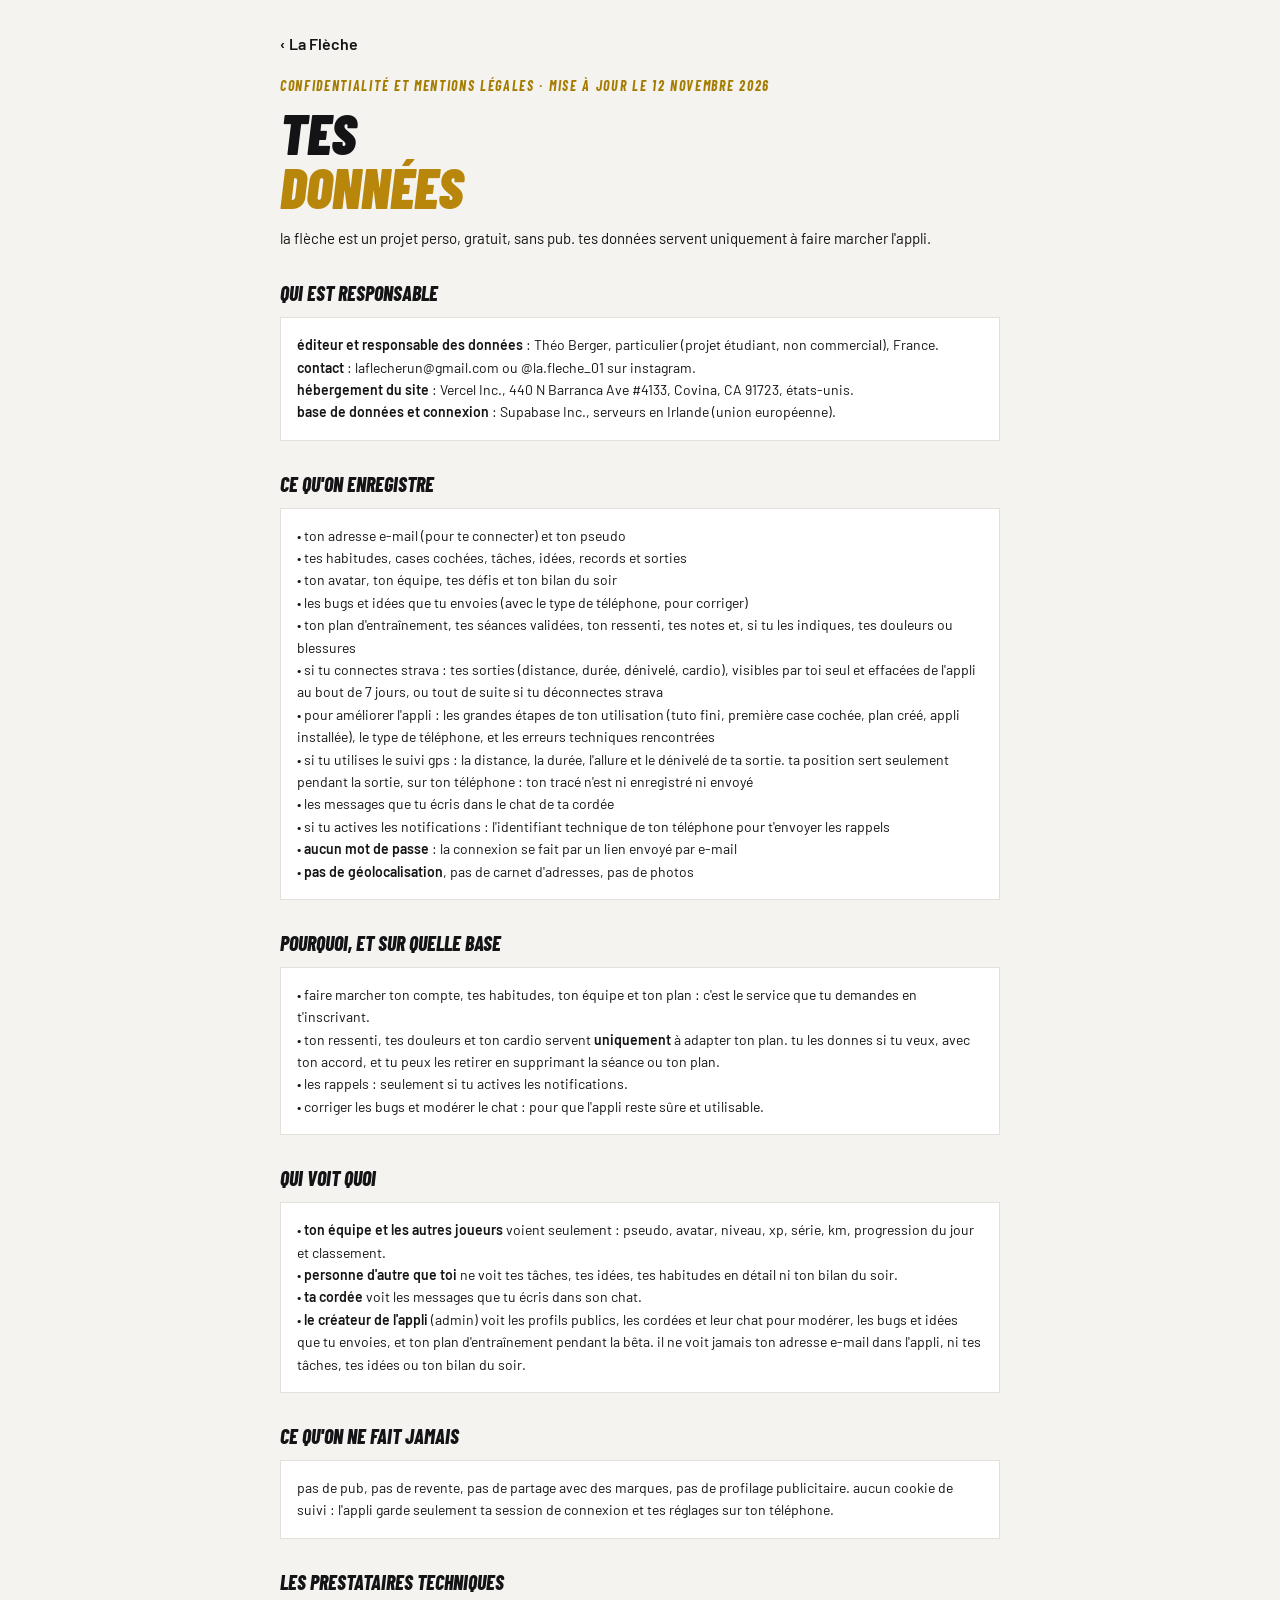
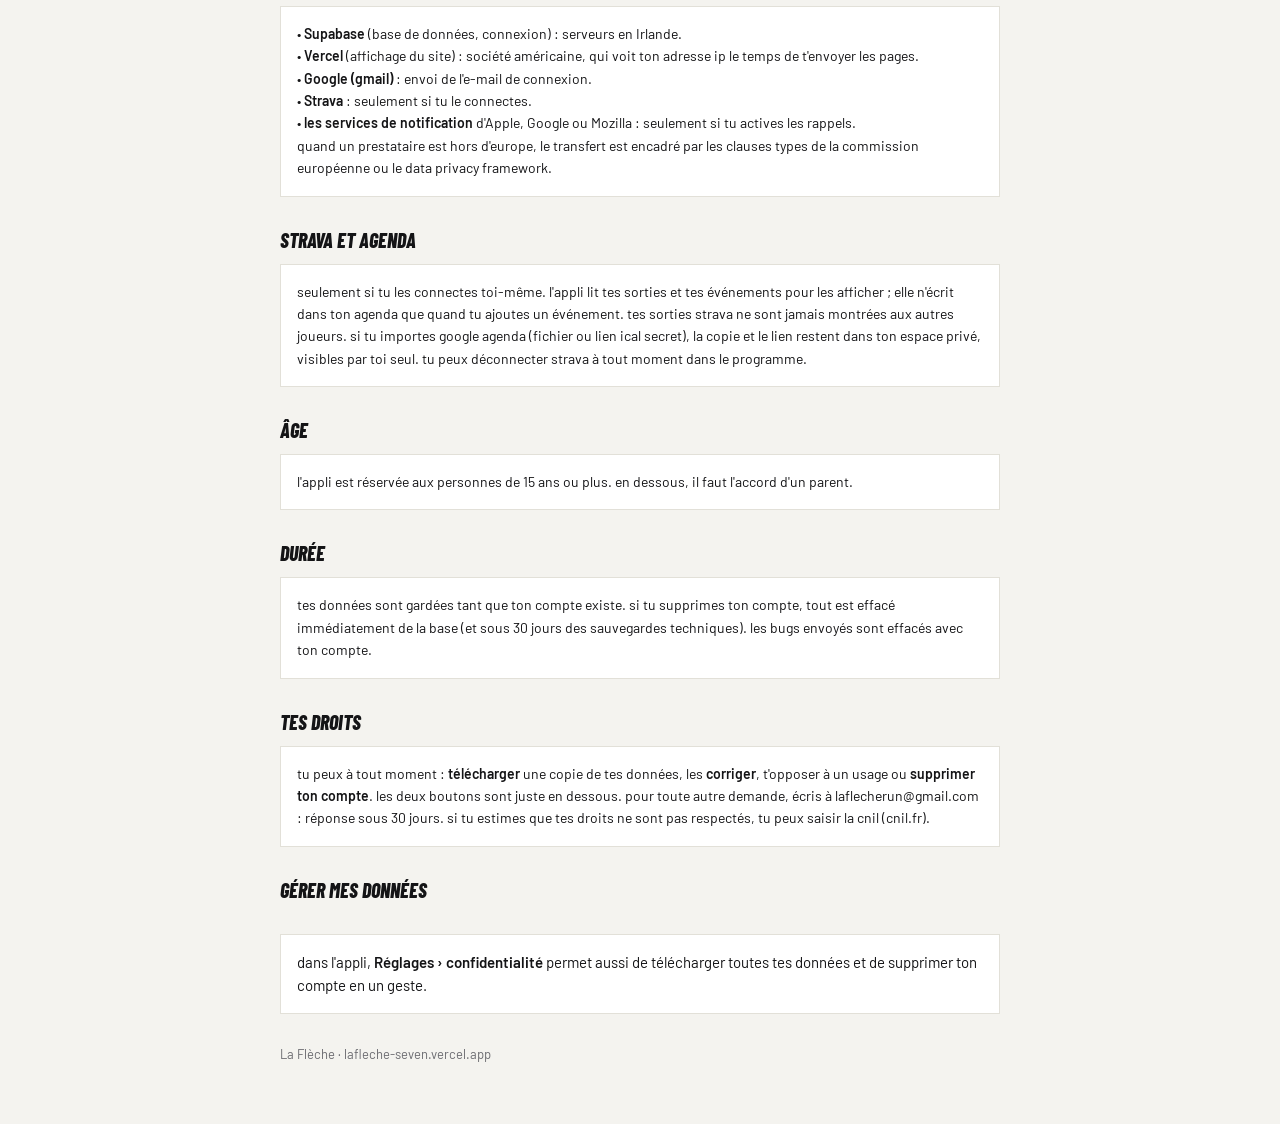
<file: confidentialite.html>
<!DOCTYPE html><html lang="fr"><head><meta charset="utf-8"><meta name="viewport" content="width=device-width,initial-scale=1">
<title>La Flèche · confidentialité et mentions légales</title><link rel="stylesheet" href="fonts.css"><meta name="description" content="Politique de confidentialité et mentions légales de l'application La Flèche.">
<style>body{margin:0;background:#F4F3EF;color:#141416;font-family:Barlow,system-ui,sans-serif;line-height:1.55}main{max-width:720px;margin:0 auto;padding:32px 20px 60px}
.tag{font-family:'Barlow Condensed';font-style:italic;font-weight:700;letter-spacing:.12em;text-transform:uppercase;color:#a57c00;font-size:14px}
h1{font-family:'Barlow Condensed';font-style:italic;font-weight:900;text-transform:uppercase;font-size:56px;line-height:.95;margin:10px 0 14px}.g{color:#b8860b}
.section-label{display:block;font-family:'Barlow Condensed';font-style:italic;font-weight:800;text-transform:uppercase;font-size:20px;margin:28px 0 8px}
.set{background:#fff;border:1px solid #e2e0d8;padding:16px}.sub{margin:0;font-size:15px}a{color:#a57c00}
.back{display:inline-block;margin-bottom:18px;color:#141416;text-decoration:none;font-weight:600}
footer{margin-top:30px;font-size:13px;color:#6b6b70}</style></head><body><main>
<a class="back" href="/">‹ La Flèche</a>
<div class="tag">Confidentialité et mentions légales · mise à jour le 12 novembre 2026</div><h1>Tes<br><span class="g">données</span></h1>
  <p class="sub">la flèche est un projet perso, gratuit, sans pub. tes données servent uniquement à faire marcher l'appli.</p>
  <div class="section-label">qui est responsable</div><div class="set"><p class="sub" style="margin:0;font-size:14px;line-height:1.6"><b>éditeur et responsable des données</b> : Théo Berger, particulier (projet étudiant, non commercial), France.<br><b>contact</b> : laflecherun@gmail.com ou @la.fleche_01 sur instagram.<br><b>hébergement du site</b> : Vercel Inc., 440 N Barranca Ave #4133, Covina, CA 91723, états-unis.<br><b>base de données et connexion</b> : Supabase Inc., serveurs en Irlande (union européenne).</p></div>
  <div class="section-label">ce qu'on enregistre</div><div class="set"><p class="sub" style="margin:0;font-size:14px;line-height:1.6">• ton adresse e-mail (pour te connecter) et ton pseudo<br>• tes habitudes, cases cochées, tâches, idées, records et sorties<br>• ton avatar, ton équipe, tes défis et ton bilan du soir<br>• les bugs et idées que tu envoies (avec le type de téléphone, pour corriger)<br>• ton plan d'entraînement, tes séances validées, ton ressenti, tes notes et, si tu les indiques, tes douleurs ou blessures<br>• si tu connectes strava : tes sorties (distance, durée, dénivelé, cardio), visibles par toi seul et effacées de l'appli au bout de 7 jours, ou tout de suite si tu déconnectes strava<br>• pour améliorer l'appli : les grandes étapes de ton utilisation (tuto fini, première case cochée, plan créé, appli installée), le type de téléphone, et les erreurs techniques rencontrées<br>• si tu utilises le suivi gps : la distance, la durée, l'allure et le dénivelé de ta sortie. ta position sert seulement pendant la sortie, sur ton téléphone : ton tracé n'est ni enregistré ni envoyé<br>• les messages que tu écris dans le chat de ta cordée<br>• si tu actives les notifications : l'identifiant technique de ton téléphone pour t'envoyer les rappels<br>• <b>aucun mot de passe</b> : la connexion se fait par un lien envoyé par e-mail<br>• <b>pas de géolocalisation</b>, pas de carnet d'adresses, pas de photos</p></div>
  <div class="section-label">pourquoi, et sur quelle base</div><div class="set"><p class="sub" style="margin:0;font-size:14px;line-height:1.6">• faire marcher ton compte, tes habitudes, ton équipe et ton plan : c'est le service que tu demandes en t'inscrivant.<br>• ton ressenti, tes douleurs et ton cardio servent <b>uniquement</b> à adapter ton plan. tu les donnes si tu veux, avec ton accord, et tu peux les retirer en supprimant la séance ou ton plan.<br>• les rappels : seulement si tu actives les notifications.<br>• corriger les bugs et modérer le chat : pour que l'appli reste sûre et utilisable.</p></div>
  <div class="section-label">qui voit quoi</div><div class="set"><p class="sub" style="margin:0;font-size:14px;line-height:1.6">• <b>ton équipe et les autres joueurs</b> voient seulement : pseudo, avatar, niveau, xp, série, km, progression du jour et classement.<br>• <b>personne d'autre que toi</b> ne voit tes tâches, tes idées, tes habitudes en détail ni ton bilan du soir.<br>• <b>ta cordée</b> voit les messages que tu écris dans son chat.<br>• <b>le créateur de l'appli</b> (admin) voit les profils publics, les cordées et leur chat pour modérer, les bugs et idées que tu envoies, et ton plan d'entraînement pendant la bêta. il ne voit jamais ton adresse e-mail dans l'appli, ni tes tâches, tes idées ou ton bilan du soir.</p></div>
  <div class="section-label">ce qu'on ne fait jamais</div><div class="set"><p class="sub" style="margin:0;font-size:14px;line-height:1.6">pas de pub, pas de revente, pas de partage avec des marques, pas de profilage publicitaire. aucun cookie de suivi : l'appli garde seulement ta session de connexion et tes réglages sur ton téléphone.</p></div>
  <div class="section-label">les prestataires techniques</div><div class="set"><p class="sub" style="margin:0;font-size:14px;line-height:1.6">• <b>Supabase</b> (base de données, connexion) : serveurs en Irlande.<br>• <b>Vercel</b> (affichage du site) : société américaine, qui voit ton adresse ip le temps de t'envoyer les pages.<br>• <b>Google (gmail)</b> : envoi de l'e-mail de connexion.<br>• <b>Strava</b> : seulement si tu le connectes.<br>• <b>les services de notification</b> d'Apple, Google ou Mozilla : seulement si tu actives les rappels.<br>quand un prestataire est hors d'europe, le transfert est encadré par les clauses types de la commission européenne ou le data privacy framework.</p></div>
  <div class="section-label">strava et agenda</div><div class="set"><p class="sub" style="margin:0;font-size:14px;line-height:1.6">seulement si tu les connectes toi-même. l'appli lit tes sorties et tes événements pour les afficher ; elle n'écrit dans ton agenda que quand tu ajoutes un événement. tes sorties strava ne sont jamais montrées aux autres joueurs. si tu importes google agenda (fichier ou lien ical secret), la copie et le lien restent dans ton espace privé, visibles par toi seul. tu peux déconnecter strava à tout moment dans le programme.</p></div>
  <div class="section-label">âge</div><div class="set"><p class="sub" style="margin:0;font-size:14px;line-height:1.6">l'appli est réservée aux personnes de 15 ans ou plus. en dessous, il faut l'accord d'un parent.</p></div>
  <div class="section-label">durée</div><div class="set"><p class="sub" style="margin:0;font-size:14px;line-height:1.6">tes données sont gardées tant que ton compte existe. si tu supprimes ton compte, tout est effacé immédiatement de la base (et sous 30 jours des sauvegardes techniques). les bugs envoyés sont effacés avec ton compte.</p></div>
  <div class="section-label">tes droits</div><div class="set"><p class="sub" style="margin:0;font-size:14px;line-height:1.6">tu peux à tout moment : <b>télécharger</b> une copie de tes données, les <b>corriger</b>, t'opposer à un usage ou <b>supprimer ton compte</b>. les deux boutons sont juste en dessous. pour toute autre demande, écris à laflecherun@gmail.com : réponse sous 30 jours. si tu estimes que tes droits ne sont pas respectés, tu peux saisir la cnil (cnil.fr).</p></div>
  <div class="section-label">gérer mes données</div>
<div class="set" style="margin-top:28px"><p class="sub">dans l'appli, <b>Réglages › confidentialité</b> permet aussi de télécharger toutes tes données et de supprimer ton compte en un geste.</p></div>
<footer>La Flèche · lafleche-seven.vercel.app</footer></main></body></html>
</file>
<file: fonts.css>
@font-face{font-family:"Barlow Condensed";font-style:normal;font-weight:600;font-display:swap;src:url(font_bc_600.woff2) format("woff2")}
@font-face{font-family:"Barlow Condensed";font-style:italic;font-weight:600;font-display:swap;src:url(font_bc_600i.woff2) format("woff2")}
@font-face{font-family:"Barlow Condensed";font-style:normal;font-weight:700;font-display:swap;src:url(font_bc_700.woff2) format("woff2")}
@font-face{font-family:"Barlow Condensed";font-style:italic;font-weight:700;font-display:swap;src:url(font_bc_700i.woff2) format("woff2")}
@font-face{font-family:"Barlow Condensed";font-style:normal;font-weight:800;font-display:swap;src:url(font_bc_800.woff2) format("woff2")}
@font-face{font-family:"Barlow Condensed";font-style:italic;font-weight:800;font-display:swap;src:url(font_bc_800i.woff2) format("woff2")}
@font-face{font-family:"Barlow Condensed";font-style:italic;font-weight:900;font-display:swap;src:url(font_bc_900i.woff2) format("woff2")}
@font-face{font-family:"Barlow";font-style:normal;font-weight:300;font-display:swap;src:url(font_b_300.woff2) format("woff2")}
@font-face{font-family:"Barlow";font-style:normal;font-weight:400;font-display:swap;src:url(font_b_400.woff2) format("woff2")}
@font-face{font-family:"Barlow";font-style:normal;font-weight:500;font-display:swap;src:url(font_b_500.woff2) format("woff2")}
@font-face{font-family:"Barlow";font-style:normal;font-weight:600;font-display:swap;src:url(font_b_600.woff2) format("woff2")}
</file>
